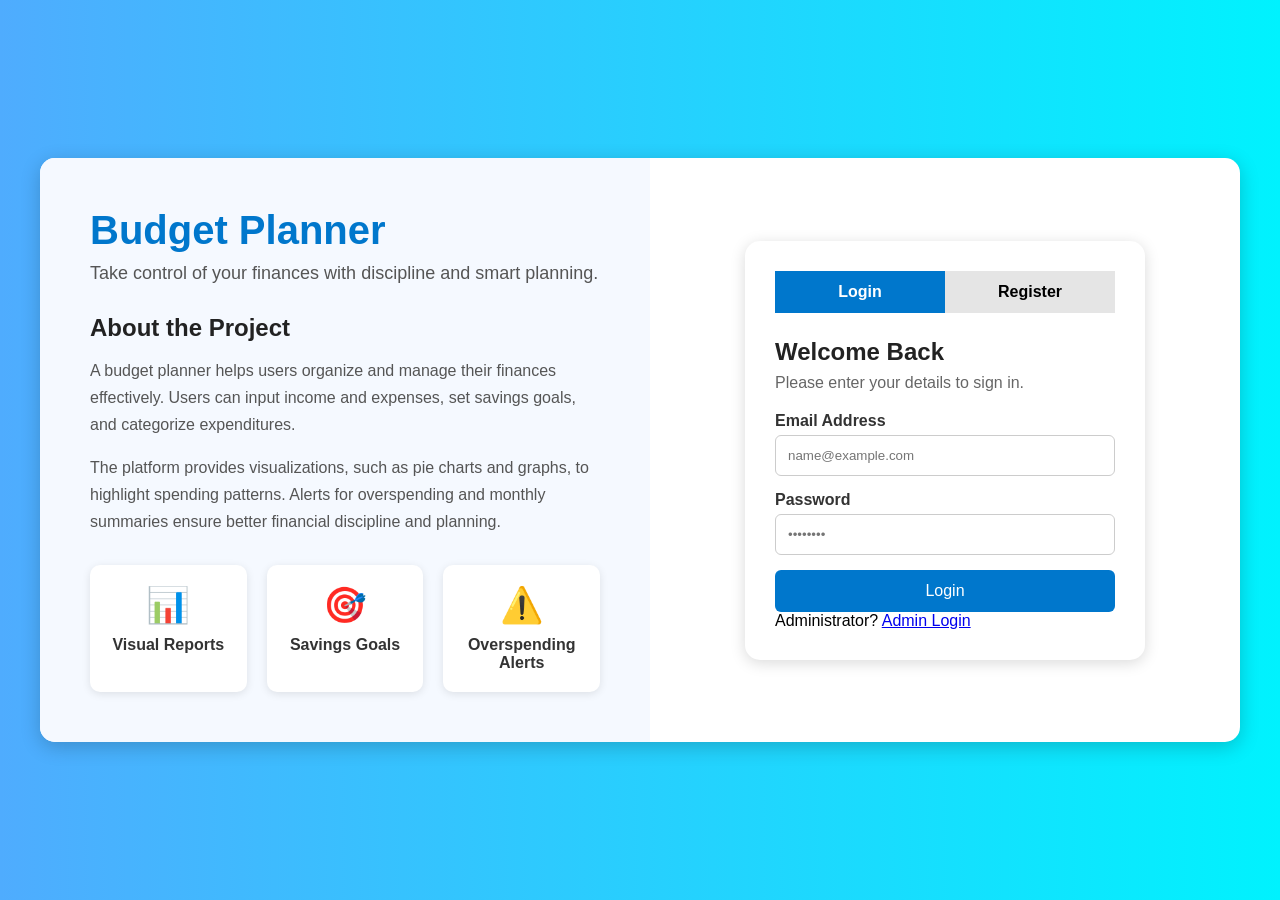
<file: index.html>
<!DOCTYPE html>
<html lang="en">
<head>
    <meta charset="UTF-8">
    <meta name="viewport" content="width=device-width, initial-scale=1.0">
    <title>Budget Planner - Welcome</title>
    <link rel="stylesheet" href="style.css">
</head>

<body class="landing-body">

<div class="landing-container">

    <!-- LEFT SIDE -->
    <div class="about-section">

        <div class="brand-header">
            <h1>Budget Planner</h1>
            <p class="tagline">
                Take control of your finances with discipline and smart planning.
            </p>
        </div>

        <div class="about-content">
            <h2>About the Project</h2>

            <p>
                A budget planner helps users organize and manage their finances
                effectively. Users can input income and expenses, set savings
                goals, and categorize expenditures.
            </p>

            <p>
                The platform provides visualizations, such as pie charts and
                graphs, to highlight spending patterns. Alerts for overspending
                and monthly summaries ensure better financial discipline and planning.
            </p>
        </div>

        <div class="feature-highlights">

            <div class="highlight-item">
                <span>📊</span>
                <p>Visual Reports</p>
            </div>

            <div class="highlight-item">
                <span>🎯</span>
                <p>Savings Goals</p>
            </div>

            <div class="highlight-item">
                <span>⚠️</span>
                <p>Overspending Alerts</p>
            </div>

        </div>

    </div>


    <!-- RIGHT SIDE -->
    <div class="auth-section">

        <div class="auth-card">

            <!-- LOGIN / REGISTER TABS -->
            <div class="auth-tabs">

                <button
                    id="login-tab-btn"
                    class="tab-btn active"
                    onclick="switchTab('login')">
                    Login
                </button>

                <button
                    id="register-tab-btn"
                    class="tab-btn"
                    onclick="switchTab('register')">
                    Register
                </button>

            </div>


            <!-- ================= LOGIN ================= -->

            <form id="login-form" class="auth-form">

                <h2>Welcome Back</h2>

                <p class="form-subtitle">
                    Please enter your details to sign in.
                </p>

                <div class="form-group">

                    <label for="login-email">
                        Email Address
                    </label>

                    <input
                        type="email"
                        id="login-email"
                        placeholder="name@example.com"
                        required>

                </div>


                <!-- Salary REMOVED from Login -->


                <div class="form-group">

                    <label for="login-password">
                        Password
                    </label>

                    <input
                        type="password"
                        id="login-password"
                        placeholder="••••••••"
                        required>

                </div>


                <button
                    type="submit"
                    class="btn btn-primary btn-block">
                    Login
                </button>

            </form>


            <!-- ================= REGISTER ================= -->

            <form
                id="register-form"
                class="auth-form"
                style="display:none;">

                <h2>Create Account</h2>

                <p class="form-subtitle">
                    Start managing your budget today.
                </p>


                <!-- NAME -->

                <div class="form-group">
    <label for="register-name">Full Name</label>

    <input
        type="text"
        id="register-name"
        placeholder="Enter your full name"
        required
        pattern="[A-Za-z ]+"
        title="Name should contain only alphabets and spaces">
</div>


                <!-- SALARY NOW UNDER NAME -->

                <div class="form-group">

                    <label for="register-salary">
                        Monthly Salary / Income
                    </label>

                    <input
                        type="number"
                        id="register-salary"
                        placeholder="e.g. 45000"
                        min="1"
                        step="0.01"
                        required>

                </div>


                <!-- EMAIL -->

                <div class="form-group">

                    <label for="register-email">
                        Email Address
                    </label>

                    <input
                        type="email"
                        id="register-email"
                        placeholder="name@example.com"
                        required>

                </div>


                <!-- PASSWORD -->

                <div class="form-group">

                    <label for="register-password">
                        Password
                    </label>

                    <input
                        type="password"
                        id="register-password"
                        placeholder="Create a password"
                        minlength="6"
                        required>

                </div>


                <button
                    type="submit"
                    class="btn btn-primary btn-block">
                    Register
                </button>

            </form>


            <!-- ADMIN LOGIN -->

            <div class="admin-entry">

                <span>Administrator?</span>

                <a href="admin-login.html">
                    Admin Login
                </a>

            </div>

        </div>

    </div>

</div>


<script>

function switchTab(tabName) {

    const loginForm =
        document.getElementById("login-form");

    const registerForm =
        document.getElementById("register-form");

    const loginBtn =
        document.getElementById("login-tab-btn");

    const registerBtn =
        document.getElementById("register-tab-btn");


    if (tabName === "login") {

        loginForm.style.display = "block";
        registerForm.style.display = "none";

        loginBtn.classList.add("active");
        registerBtn.classList.remove("active");

    } else {

        loginForm.style.display = "none";
        registerForm.style.display = "block";

        registerBtn.classList.add("active");
        loginBtn.classList.remove("active");

    }

}

</script>

<script src="app.js"></script>

</body>
</html>
</file>
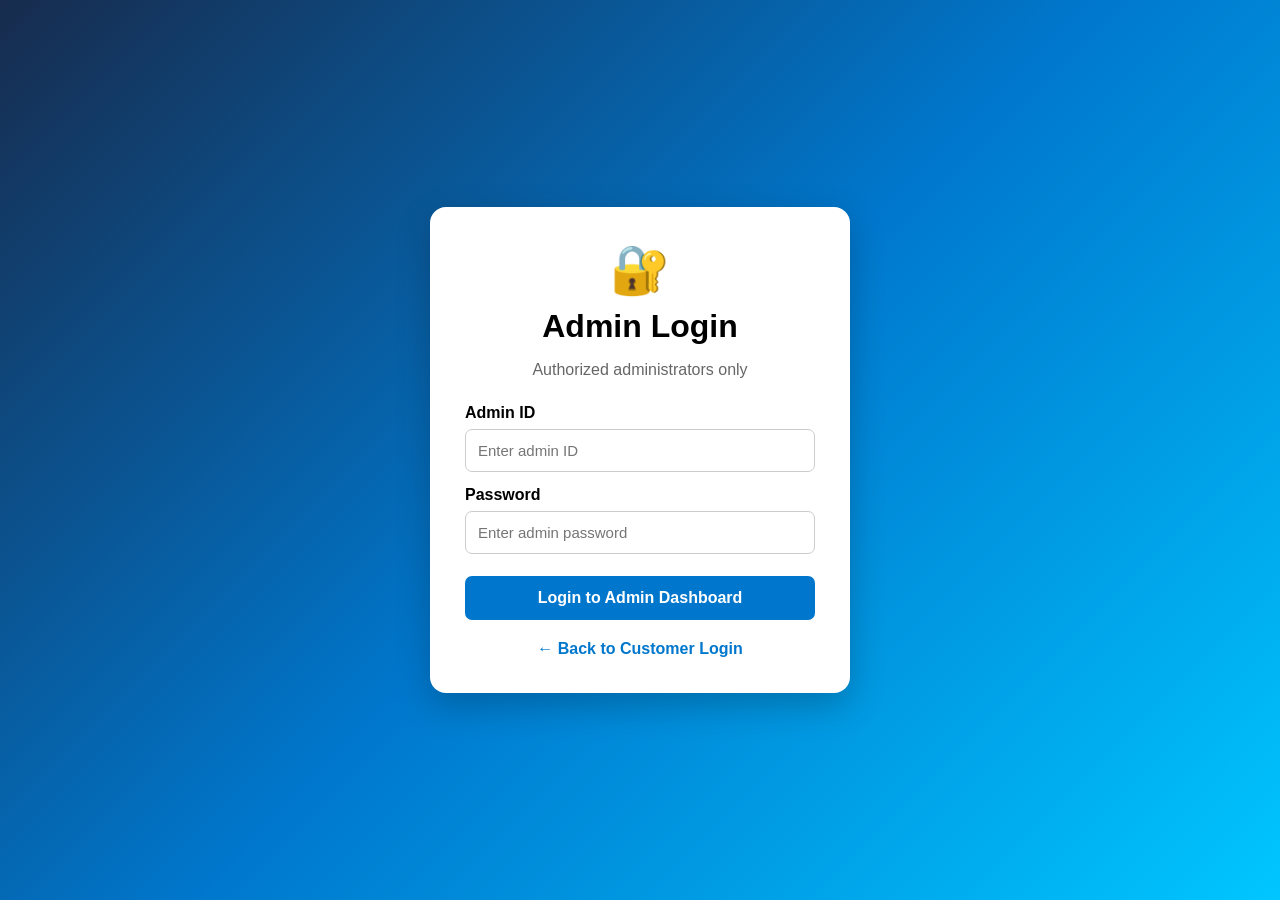
<file: admin-login.html>
<!DOCTYPE html>
<html lang="en">

<head>

    <meta charset="UTF-8">

    <meta
        name="viewport"
        content="width=device-width, initial-scale=1.0">

    <title>Budget Planner - Admin Login</title>

    <link
        rel="stylesheet"
        href="admin-login.css">

</head>


<body>

<div class="admin-login-page">

    <div class="admin-login-card">

        <div class="admin-icon">
            🔐
        </div>

        <h1>
            Admin Login
        </h1>

        <p>
            Authorized administrators only
        </p>


        <form id="admin-login-form">

            <label for="admin-id">
                Admin ID
            </label>

            <input
                id="admin-id"
                type="text"
                placeholder="Enter admin ID"
                required>


            <label for="admin-password">
                Password
            </label>

            <input
                id="admin-password"
                type="password"
                placeholder="Enter admin password"
                required>


            <button type="submit">
                Login to Admin Dashboard
            </button>

        </form>


        <a
            class="back-link"
            href="index.html">

            ← Back to Customer Login

        </a>

    </div>

</div>


<script src="admin-login.js"></script>

</body>
</html>
</file>
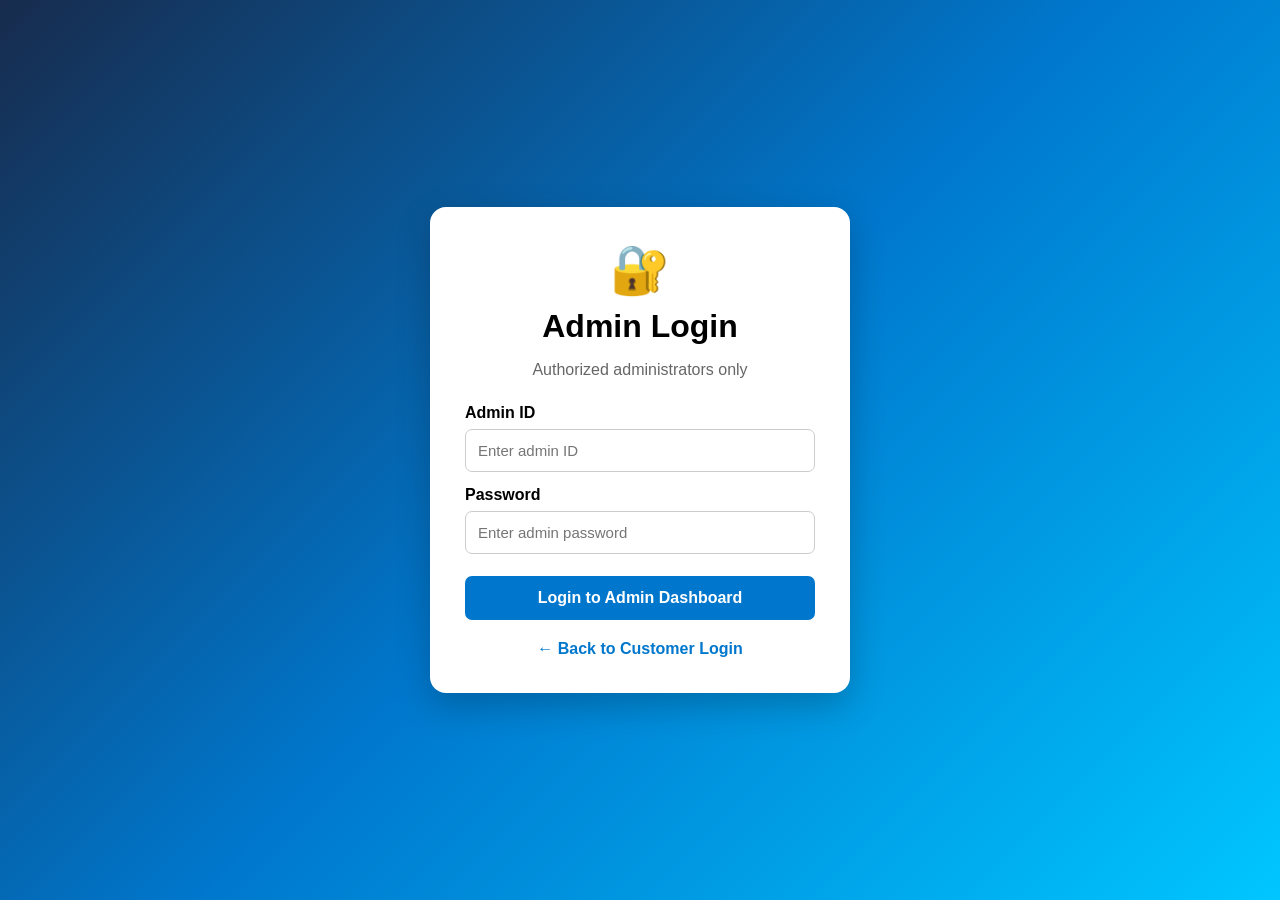
<file: admin.html>
<!DOCTYPE html>
<html lang="en">

<head>

    <meta charset="UTF-8">

    <meta
        name="viewport"
        content="width=device-width, initial-scale=1.0">

    <title>Budget Planner - Admin</title>

    <link
        rel="stylesheet"
        href="admin.css">

</head>


<body>

<div class="admin-container">

    <header>

        <div>

            <h1>
                💰 Budget Planner
            </h1>

            <h2>
                Admin Dashboard
            </h2>

        </div>


        <button onclick="logout()">
            Logout
        </button>

    </header>


    <!-- STATISTICS -->

    <section class="stats">

        <div class="card">

            <h3>
                👥 Users
            </h3>

            <p id="userCount">
                0
            </p>

        </div>


        <div class="card">

            <h3>
                💵 Total Income
            </h3>

            <p id="totalIncome">
                ₹0
            </p>

        </div>


        <div class="card">

            <h3>
                💸 Total Expenses
            </h3>

            <p id="totalExpense">
                ₹0
            </p>

        </div>


        <div class="card">

            <h3>
                📊 Transactions
            </h3>

            <p id="transactionCount">
                0
            </p>

        </div>

    </section>


    <!-- CUSTOMER ANALYSIS -->

    <section class="admin-section">

        <h2>
            Customer Analysis
        </h2>

        <p class="section-note">
            Each row is calculated from that customer's
            salary, transactions and savings goal.
        </p>


        <div class="table-wrap">

            <table>

                <thead>

                    <tr>

                        <th>Name</th>

                        <th>Email</th>

                        <th>Salary / Income</th>

                        <th>Expenses</th>

                        <th>Balance</th>

                        <th>Savings Goal</th>

                        <th>Transactions</th>

                        <th>Action</th>

                    </tr>

                </thead>


                <tbody id="userTable">
                </tbody>

            </table>

        </div>

    </section>


    <!-- ALL TRANSACTIONS -->

    <section class="admin-section">

        <h2>
            Recent Transactions
        </h2>


        <div class="table-wrap">

            <table>

                <thead>

                    <tr>

                        <th>User</th>

                        <th>Date</th>

                        <th>Type</th>

                        <th>Amount</th>

                        <th>Category</th>

                        <th>Name</th>

                    </tr>

                </thead>


                <tbody id="transactionTable">
                </tbody>

            </table>

        </div>

    </section>

</div>


<script src="admin.js"></script>

</body>

</html>
</file>
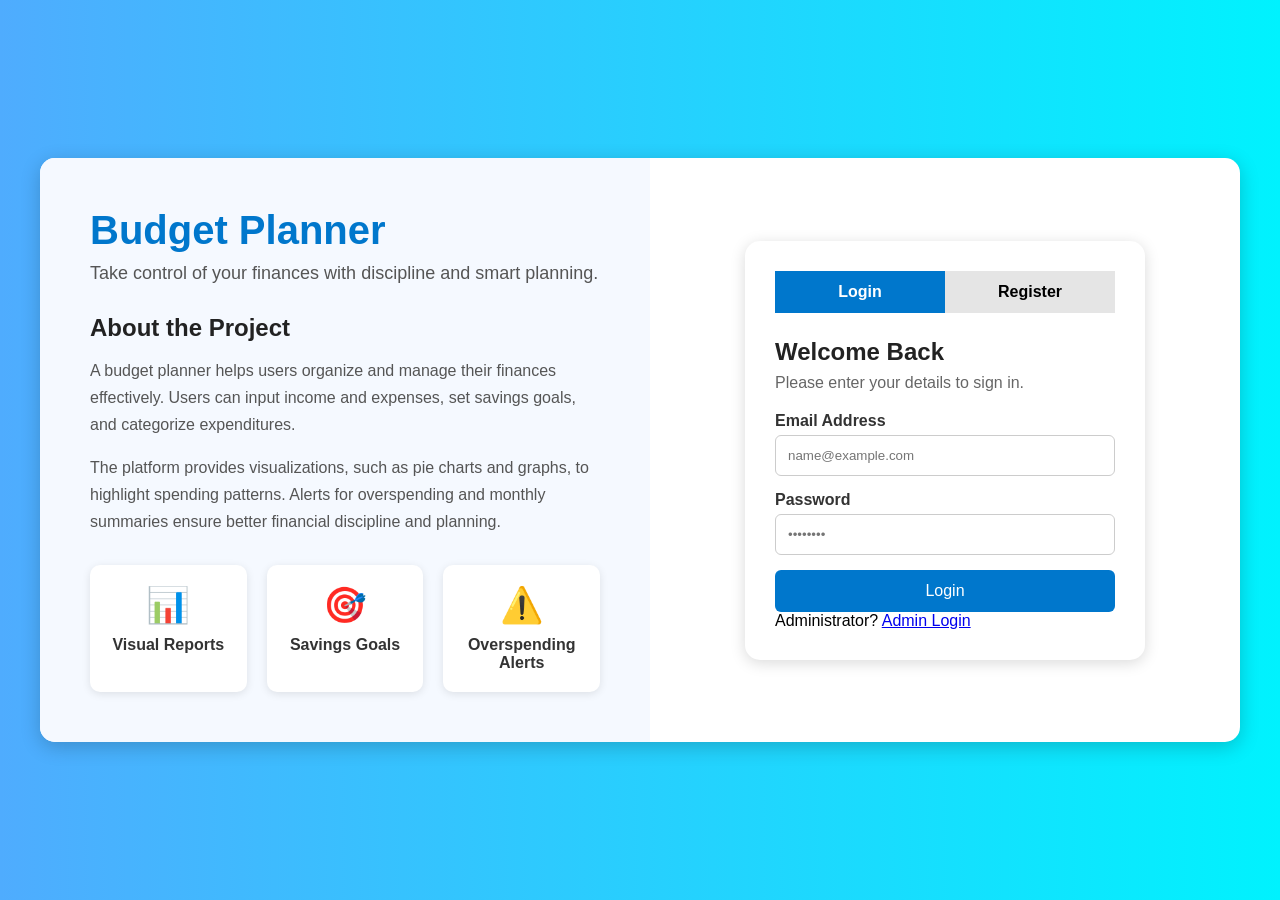
<file: dashboard.html>
<!DOCTYPE html>
<html lang="en">

<head>
    <meta charset="UTF-8">
    <meta name="viewport" content="width=device-width, initial-scale=1.0">

    <title>Budget Planner - Dashboard</title>

    <link rel="stylesheet" href="dashboard.css">
</head>

<body>

    <!-- ================= NAVBAR ================= -->

    <nav class="navbar">

        <div class="logo">
            💰 Budget Planner
        </div>

        <div class="nav-links">

            <a href="#dashboard">Dashboard</a>
            <a href="#transactions">Transactions</a>
            <a href="#analysis">Analysis</a>
            <a href="#goals">Savings Goals</a>

            <button onclick="logout()">Logout</button>

        </div>

    </nav>


    <!-- ================= MAIN ================= -->

    <main class="dashboard-container">


        <!-- Welcome -->

        <section class="welcome-section">

            <div>
                <h1>Welcome, <span id="user-name">User</span> 👋</h1>

                <p>
                    Take control of your finances and plan your future.
                </p>
            </div>

            <div class="date-box">
                <span id="current-date"></span>
            </div>

        </section>


        <!-- ================= SUMMARY CARDS ================= -->

        <section class="summary-cards">

            <div class="summary-card income-card">

                <div class="card-icon">💰</div>

                <div>
                    <h3>Total Income</h3>
                    <p id="total-income">₹0</p>
                </div>

            </div>


            <div class="summary-card expense-card">

                <div class="card-icon">💸</div>

                <div>
                    <h3>Total Expenses</h3>
                    <p id="total-expense">₹0</p>
                </div>

            </div>


            <div class="summary-card balance-card">

                <div class="card-icon">💳</div>

                <div>
                    <h3>Balance</h3>
                    <p id="balance">₹0</p>
                </div>

            </div>


            <div class="summary-card goal-card">

                <div class="card-icon">🎯</div>

                <div>
                    <h3>Savings Goal</h3>
                    <p id="goal-display">₹0</p>
                </div>

            </div>

        </section>


        <!-- ================= ADD TRANSACTION ================= -->

        <section class="panel" id="transactions">

            <div class="section-heading">

                <div>
                    <h2>Add Transaction</h2>

                    <p>
                        Record your income and expenses.
                    </p>
                </div>

            </div>


            <form id="transaction-form" class="transaction-form">

                <div class="input-group">

                    <label>Transaction Name</label>

                    <input
                        type="text"
                        id="transaction-name"
                        placeholder="e.g. Grocery"
                        required
                    >

                </div>


                <div class="input-group">

                    <label>Amount</label>

                    <input
                        type="number"
                        id="transaction-amount"
                        placeholder="₹ Amount"
                        min="1"
                        required
                    >

                </div>


                <div class="input-group">

                    <label>Type</label>

                    <select id="transaction-type">

                        <option value="income">
                            Income
                        </option>

                        <option value="expense">
                            Expense
                        </option>

                    </select>

                </div>


                <div class="input-group">

                    <label>Category</label>

                    <select id="transaction-category">

                        <option value="Salary">
                            Salary
                        </option>

                        <option value="Food">
                            Food
                        </option>

                        <option value="Transport">
                            Transport
                        </option>

                        <option value="Shopping">
                            Shopping
                        </option>

                        <option value="Education">
                            Education
                        </option>

                        <option value="Entertainment">
                            Entertainment
                        </option>

                        <option value="Bills">
                            Bills
                        </option>

                        <option value="Health">
                            Health
                        </option>

                        <option value="Other">
                            Other
                        </option>

                    </select>

                </div>


                <button type="submit" class="add-btn">
                    + Add Transaction
                </button>

            </form>

        </section>


        <!-- ================= MAIN GRID ================= -->

        <section class="dashboard-grid">


            <!-- TRANSACTIONS -->

            <div class="panel transaction-panel">

                <div class="section-heading">

                    <div>
                        <h2>Recent Transactions</h2>

                        <p>
                            Your latest financial activities
                        </p>
                    </div>

                </div>


                <div id="transactions-list">

                    <div class="empty-state">

                        <div>📋</div>

                        <p>
                            No transactions yet.
                        </p>

                        <span>
                            Add your first transaction above.
                        </span>

                    </div>

                </div>

            </div>


            <!-- SPENDING ANALYSIS -->

            <div class="panel" id="analysis">

                <div class="section-heading">

                    <div>
                        <h2>Spending Analysis</h2>

                        <p>
                            Where your money is going
                        </p>
                    </div>

                </div>


               <div class="chart-controls">
    <label for="chart-month">Month</label>
    <input type="month" id="chart-month">

    <label for="chart-type">Chart</label>
    <select id="chart-type">
        <option value="pie">Pie chart</option>
        <option value="bar">Bar chart</option>
        <option value="scatter">Scatter chart</option>
    </select>
</div>

<div class="chart-container">
    <canvas id="expense-chart" aria-label="Monthly expense chart"></canvas>
    <div id="chart-legend" class="chart-legend"></div>
</div>

            </div>

        </section>


        <!-- ================= SAVINGS + ALERT ================= -->

        <section class="dashboard-grid">


            <!-- SAVINGS GOAL -->

            <div class="panel" id="goals">

                <div class="section-heading">

                    <div>
                        <h2>🎯 Savings Goal</h2>

                        <p>
                            Set a target and track your progress.
                        </p>
                    </div>

                </div>


                <form id="goal-form" class="goal-form">

                    <input
                        type="number"
                        id="goal-amount"
                        placeholder="Enter goal amount"
                        min="1"
                        required
                    >

                    <button type="submit">
                        Set Goal
                    </button>

                </form>


                <div class="progress-area">

                    <div class="progress-info">

                        <span>Progress</span>

                        <strong id="progress-percentage">
                            0%
                        </strong>

                    </div>


                    <div class="progress-bar">

                        <div
                            id="progress-fill"
                            class="progress-fill">
                        </div>

                    </div>


                    <p id="progress-text">
                        Set a savings goal to start tracking.
                    </p>

                </div>

            </div>


            <!-- ALERT -->

            <div class="panel alert-panel">

                <div class="section-heading">

                    <div>
                        <h2>⚠️ Budget Alert</h2>

                        <p>
                            Keep an eye on your spending.
                        </p>
                    </div>

                </div>


                <div id="budget-alert" class="alert-content">

                    <div class="alert-icon">
                        ✅
                    </div>

                    <div>

                        <h3>
                            Everything looks good!
                        </h3>

                        <p>
                            Add transactions to monitor your budget.
                        </p>

                    </div>

                </div>

            </div>

        </section>


        <!-- ================= MONTHLY SUMMARY ================= -->

        <section class="panel monthly-summary">

            <div class="section-heading">

                <div>
                    <h2>📅 Monthly Summary</h2>

                    <p>
                        Your financial overview
                    </p>
                </div>

            </div>


            <div class="summary-grid">

                <div>
                    <span>Income</span>
                    <strong id="monthly-income">₹0</strong>
                </div>

                <div>
                    <span>Expenses</span>
                    <strong id="monthly-expense">₹0</strong>
                </div>

                <div>
                    <span>Savings</span>
                    <strong id="monthly-savings">₹0</strong>
                </div>

                <div>
                    <span>Transactions</span>
                    <strong id="transaction-count">0</strong>
                </div>

            </div>

        </section>


    </main>


    <footer>

        <p>
            ©️ 2026 Budget Planner | Manage Money. Build Your Future.
        </p>

    </footer>


    <script src="dashboard.js"></script>

</body>

</html>
</file>
<file: style.css>
/* Reset */
*{
    margin:0;
    padding:0;
    box-sizing:border-box;
    font-family: Arial, sans-serif;
}

/* Body */
.landing-body{
    background: linear-gradient(to right, #4facfe, #00f2fe);
    min-height:100vh;
    display:flex;
    justify-content:center;
    align-items:center;
    padding:20px;
}

/* Main Container */
.landing-container{
    width:100%;
    max-width:1200px;
    background:#fff;
    border-radius:15px;
    overflow:hidden;
    display:flex;
    box-shadow:0 5px 20px rgba(0,0,0,0.2);
}

/* Left Section */
.about-section{
    flex:1;
    background:#f5f9ff;
    padding:50px;
}

.brand-header h1{
    color:#0077cc;
    font-size:40px;
    margin-bottom:10px;
}

.tagline{
    color:#555;
    font-size:18px;
    margin-bottom:30px;
}

.about-content h2{
    margin-bottom:15px;
    color:#222;
}

.about-content p{
    margin-bottom:15px;
    line-height:1.7;
    color:#555;
}

/* Feature Highlights */
.feature-highlights{
    display:flex;
    gap:20px;
    margin-top:30px;
}

.highlight-item{
    background:white;
    padding:20px;
    border-radius:10px;
    text-align:center;
    flex:1;
    box-shadow:0 2px 8px rgba(0,0,0,0.1);
}

.highlight-item span{
    font-size:35px;
    display:block;
    margin-bottom:10px;
}

.highlight-item p{
    font-weight:bold;
    color:#333;
}

/* Right Section */
.auth-section{
    flex:1;
    display:flex;
    justify-content:center;
    align-items:center;
    padding:40px;
}

.auth-card{
    width:100%;
    max-width:400px;
    background:#fff;
    padding:30px;
    border-radius:15px;
    box-shadow:0 3px 15px rgba(0,0,0,0.15);
}

/* Tabs */
.auth-tabs{
    display:flex;
    margin-bottom:25px;
}

.tab-btn{
    flex:1;
    padding:12px;
    border:none;
    background:#e5e5e5;
    cursor:pointer;
    font-size:16px;
    font-weight:bold;
}

.tab-btn.active{
    background:#0077cc;
    color:white;
}

/* Form */
.auth-form h2{
    margin-bottom:8px;
    color:#222;
}

.form-subtitle{
    color:#666;
    margin-bottom:20px;
}

.form-group{
    margin-bottom:15px;
}

.form-group label{
    display:block;
    margin-bottom:5px;
    font-weight:bold;
    color:#333;
}

.form-group input{
    width:100%;
    padding:12px;
    border:1px solid #ccc;
    border-radius:6px;
    outline:none;
}

.form-group input:focus{
    border-color:#0077cc;
}

/* Buttons */
.btn{
    padding:12px;
    border:none;
    border-radius:6px;
    cursor:pointer;
    font-size:16px;
}

.btn-primary{
    background:#0077cc;
    color:white;
}

.btn-primary:hover{
    background:#005fa3;
}

.btn-block{
    width:100%;
}

/* Responsive */
@media(max-width:768px){
    .landing-container{
        flex-direction:column;
    }

    .about-section,
    .auth-section{
        padding:25px;
    }

    .feature-highlights{
        flex-direction:column;
    }
}
</file>
<file: admin-login.css>
* {
    box-sizing: border-box;
    font-family: Arial, sans-serif;
}

body {

    margin: 0;

    min-height: 100vh;

    background:
        linear-gradient(
            135deg,
            #172b4d,
            #0077cc,
            #00c6ff
        );

    display: flex;

    align-items: center;

    justify-content: center;

    padding: 20px;
}


.admin-login-card {

    width: 100%;

    max-width: 420px;

    background: white;

    padding: 35px;

    border-radius: 16px;

    box-shadow:
        0 12px 35px
        rgba(0,0,0,.22);

}


.admin-icon {

    text-align: center;

    font-size: 48px;

}


.admin-login-card h1 {

    text-align: center;

    margin: 10px 0 6px;

}


.admin-login-card > p {

    text-align: center;

    color: #666;

    margin-bottom: 25px;

}


.admin-login-card label {

    display: block;

    font-weight: bold;

    margin: 14px 0 7px;

}


.admin-login-card input {

    width: 100%;

    padding: 12px;

    border: 1px solid #ccc;

    border-radius: 7px;

    font-size: 15px;

}


.admin-login-card button {

    width: 100%;

    margin-top: 22px;

    padding: 13px;

    border: none;

    border-radius: 7px;

    background: #0077cc;

    color: white;

    font-size: 16px;

    font-weight: bold;

    cursor: pointer;

}


.admin-login-card button:hover {

    background: #005fa3;

}


.back-link {

    display: block;

    text-align: center;

    margin-top: 20px;

    color: #0077cc;

    text-decoration: none;

    font-weight: bold;

}
</file>
<file: admin.css>
body {

    margin: 0;

    font-family: Arial, sans-serif;

    background: #f4f6f8;

    color: #222;

}


.admin-container {

    width: 92%;

    max-width: 1500px;

    margin: auto;

    padding: 20px 0 40px;

}


header {

    background: #222;

    color: white;

    padding: 20px;

    border-radius: 10px;

    display: flex;

    justify-content: space-between;

    align-items: center;

}


header h1,
header h2 {

    margin: 5px;

}


header button {

    padding: 10px 20px;

    background: #e74c3c;

    color: white;

    border: none;

    border-radius: 5px;

    cursor: pointer;

}


.stats {

    display: grid;

    grid-template-columns:
        repeat(4, 1fr);

    gap: 20px;

    margin: 25px 0;

}


.card {

    background: white;

    padding: 20px;

    text-align: center;

    border-radius: 10px;

    box-shadow:
        0 2px 8px #ccc;

}


.card p {

    font-size: 25px;

    font-weight: bold;

}


.admin-section {

    background: white;

    padding: 20px;

    margin-bottom: 25px;

    border-radius: 10px;

    box-shadow:
        0 2px 8px
        rgba(0,0,0,.05);

}


.admin-section h2 {

    margin-top: 0;

}


.section-note {

    color: #666;

}


.table-wrap {

    overflow-x: auto;

}


table {

    width: 100%;

    border-collapse: collapse;

    min-width: 900px;

}


th,
td {

    padding: 12px;

    border-bottom:
        1px solid #ddd;

    text-align: center;

}


th {

    background: #222;

    color: white;

    white-space: nowrap;

}


.delete-btn {

    background: #e74c3c;

    color: white;

    border: none;

    padding: 6px 12px;

    border-radius: 5px;

    cursor: pointer;

}


@media(max-width:850px) {

    .stats {

        grid-template-columns:
            1fr 1fr;

    }

}


@media(max-width:520px) {

    .stats {

        grid-template-columns:
            1fr;

    }


    header {

        flex-direction: column;

        align-items: flex-start;

        gap: 15px;

    }

}
</file>
<file: dashboard.css>
* {
    margin: 0;
    padding: 0;
    box-sizing: border-box;
    font-family: Arial, sans-serif;
}

body {
    background: #f4f8fc;
    color: #222;
}


/* ================= NAVBAR ================= */

.navbar {
    background: #0077cc;
    color: white;
    padding: 18px 5%;
    display: flex;
    justify-content: space-between;
    align-items: center;
    box-shadow: 0 3px 10px rgba(0,0,0,0.15);
}

.logo {
    font-size: 24px;
    font-weight: bold;
}

.nav-links {
    display: flex;
    align-items: center;
    gap: 25px;
}

.nav-links a {
    color: white;
    text-decoration: none;
    font-weight: bold;
}

.nav-links a:hover {
    text-decoration: underline;
}

.nav-links button {
    border: none;
    background: white;
    color: #0077cc;
    padding: 9px 18px;
    border-radius: 6px;
    cursor: pointer;
    font-weight: bold;
}


/* ================= CONTAINER ================= */

.dashboard-container {
    max-width: 1250px;
    margin: auto;
    padding: 35px 25px;
}


/* ================= WELCOME ================= */

.welcome-section {
    display: flex;
    justify-content: space-between;
    align-items: center;
    margin-bottom: 30px;
}

.welcome-section h1 {
    color: #0077cc;
    margin-bottom: 8px;
}

.welcome-section p {
    color: #666;
}

.date-box {
    background: white;
    padding: 12px 18px;
    border-radius: 8px;
    box-shadow: 0 2px 8px rgba(0,0,0,0.08);
    color: #555;
}


/* ================= SUMMARY ================= */

.summary-cards {
    display: grid;
    grid-template-columns: repeat(4, 1fr);
    gap: 20px;
    margin-bottom: 30px;
}

.summary-card {
    background: white;
    padding: 22px;
    border-radius: 12px;
    display: flex;
    align-items: center;
    gap: 15px;
    box-shadow: 0 3px 12px rgba(0,0,0,0.08);
}

.card-icon {
    font-size: 35px;
}

.summary-card h3 {
    font-size: 14px;
    color: #666;
    margin-bottom: 7px;
}

.summary-card p {
    font-size: 25px;
    font-weight: bold;
}

.income-card p {
    color: #159447;
}

.expense-card p {
    color: #d93025;
}

.balance-card p {
    color: #0077cc;
}

.goal-card p {
    color: #e39b00;
}


/* ================= PANELS ================= */

.panel {
    background: white;
    padding: 25px;
    border-radius: 12px;
    box-shadow: 0 3px 12px rgba(0,0,0,0.08);
    margin-bottom: 25px;
}

.section-heading {
    margin-bottom: 22px;
}

.section-heading h2 {
    margin-bottom: 6px;
}

.section-heading p {
    color: #777;
}


/* ================= TRANSACTION FORM ================= */

.transaction-form {
    display: grid;
    grid-template-columns: 1.5fr 1fr 1fr 1fr auto;
    gap: 15px;
    align-items: end;
}

.input-group label {
    display: block;
    font-weight: bold;
    margin-bottom: 7px;
    font-size: 14px;
}

.input-group input,
.input-group select {
    width: 100%;
    padding: 12px;
    border: 1px solid #ccc;
    border-radius: 7px;
    outline: none;
}

.input-group input:focus,
.input-group select:focus {
    border-color: #0077cc;
}

.add-btn,
.goal-form button {
    padding: 12px 18px;
    border: none;
    border-radius: 7px;
    background: #0077cc;
    color: white;
    cursor: pointer;
    font-weight: bold;
}

.add-btn:hover,
.goal-form button:hover {
    background: #005fa3;
}


/* ================= GRID ================= */

.dashboard-grid {
    display: grid;
    grid-template-columns: 1fr 1fr;
    gap: 25px;
}


/* ================= TRANSACTIONS ================= */

.transaction-item {
    display: flex;
    justify-content: space-between;
    align-items: center;
    padding: 14px 5px;
    border-bottom: 1px solid #eee;
}

.transaction-name {
    font-weight: bold;
}

.transaction-category {
    font-size: 12px;
    color: #777;
    margin-top: 4px;
}

.income-text {
    color: #159447;
    font-weight: bold;
}

.expense-text {
    color: #d93025;
    font-weight: bold;
}

.empty-state {
    text-align: center;
    padding: 30px;
    color: #777;
}

.empty-state div {
    font-size: 35px;
    margin-bottom: 10px;
}

.empty-state span {
    font-size: 13px;
}


/* ================= PIE CHART ================= */

.chart-controls {
    display: flex;
    align-items: center;
    gap: 10px;
    flex-wrap: wrap;
    margin: 0 0 18px;
}

.chart-controls label {
    font-weight: bold;
    font-size: 14px;
}

.chart-controls input,
.chart-controls select {
    padding: 9px 10px;
    border: 1px solid #ccd5df;
    border-radius: 6px;
    background: #fff;
}

.chart-container {
    align-items: center;
}

#expense-chart {
    display: block;
    width: 100%;
    min-width: 0;
    max-width: 520px;
    height: 300px;
}

.chart-legend {
    display: flex;
    flex-direction: column;
    gap: 9px;
    max-height: 280px;
    overflow-y: auto;
}

.legend-item {
    display: flex;
    align-items: center;
    gap: 8px;
    font-size: 14px;
}

.legend-color {
    width: 12px;
    height: 12px;
    border-radius: 3px;
}

.no-data {
    color: #777;
    max-width: 180px;
}


/* ================= SAVINGS ================= */

.goal-form {
    display: flex;
    gap: 12px;
    margin-bottom: 25px;
}

.goal-form input {
    flex: 1;
    padding: 12px;
    border: 1px solid #ccc;
    border-radius: 7px;
}

.progress-info {
    display: flex;
    justify-content: space-between;
    margin-bottom: 8px;
}

.progress-bar {
    height: 15px;
    background: #e5e5e5;
    border-radius: 20px;
    overflow: hidden;
}

.progress-fill {
    height: 100%;
    width: 0%;
    background: #0077cc;
    transition: width 0.5s;
}

.progress-area p {
    margin-top: 10px;
    color: #666;
    font-size: 14px;
}


/* ================= ALERT ================= */

.alert-content {
    display: flex;
    align-items: center;
    gap: 15px;
    padding: 18px;
    border-radius: 10px;
    background: #f0fff4;
}

.alert-icon {
    font-size: 30px;
}

.alert-content h3 {
    margin-bottom: 5px;
}

.alert-content p {
    color: #666;
}

.warning {
    background: #fff4e5;
}

.warning h3 {
    color: #d97706;
}


/* ================= MONTHLY SUMMARY ================= */

.summary-grid {
    display: grid;
    grid-template-columns: repeat(4, 1fr);
    gap: 20px;
}

.summary-grid div {
    background: #f5f9ff;
    padding: 20px;
    border-radius: 10px;
}

.summary-grid span {
    display: block;
    color: #666;
    margin-bottom: 8px;
}

.summary-grid strong {
    font-size: 22px;
    color: #0077cc;
}


/* ================= FOOTER ================= */

footer {
    text-align: center;
    padding: 25px;
    color: #777;
}


/* ================= RESPONSIVE ================= */

@media (max-width: 950px) {

    .summary-cards {
        grid-template-columns: 1fr 1fr;
    }

    .transaction-form {
        grid-template-columns: 1fr 1fr;
    }

    .dashboard-grid {
        grid-template-columns: 1fr;
    }

    .summary-grid {
        grid-template-columns: 1fr 1fr;
    }

}


@media (max-width: 650px) {

    .navbar {
        flex-direction: column;
        gap: 15px;
    }

    .nav-links {
        flex-wrap: wrap;
        justify-content: center;
        gap: 15px;
    }

    .welcome-section {
        flex-direction: column;
        align-items: flex-start;
        gap: 15px;
    }

    .summary-cards {
        grid-template-columns: 1fr;
    }

    .transaction-form {
        grid-template-columns: 1fr;
    }

    .chart-container {
        flex-direction: column;
    }

    .summary-grid {
        grid-template-columns: 1fr;
    }

}
</file>
